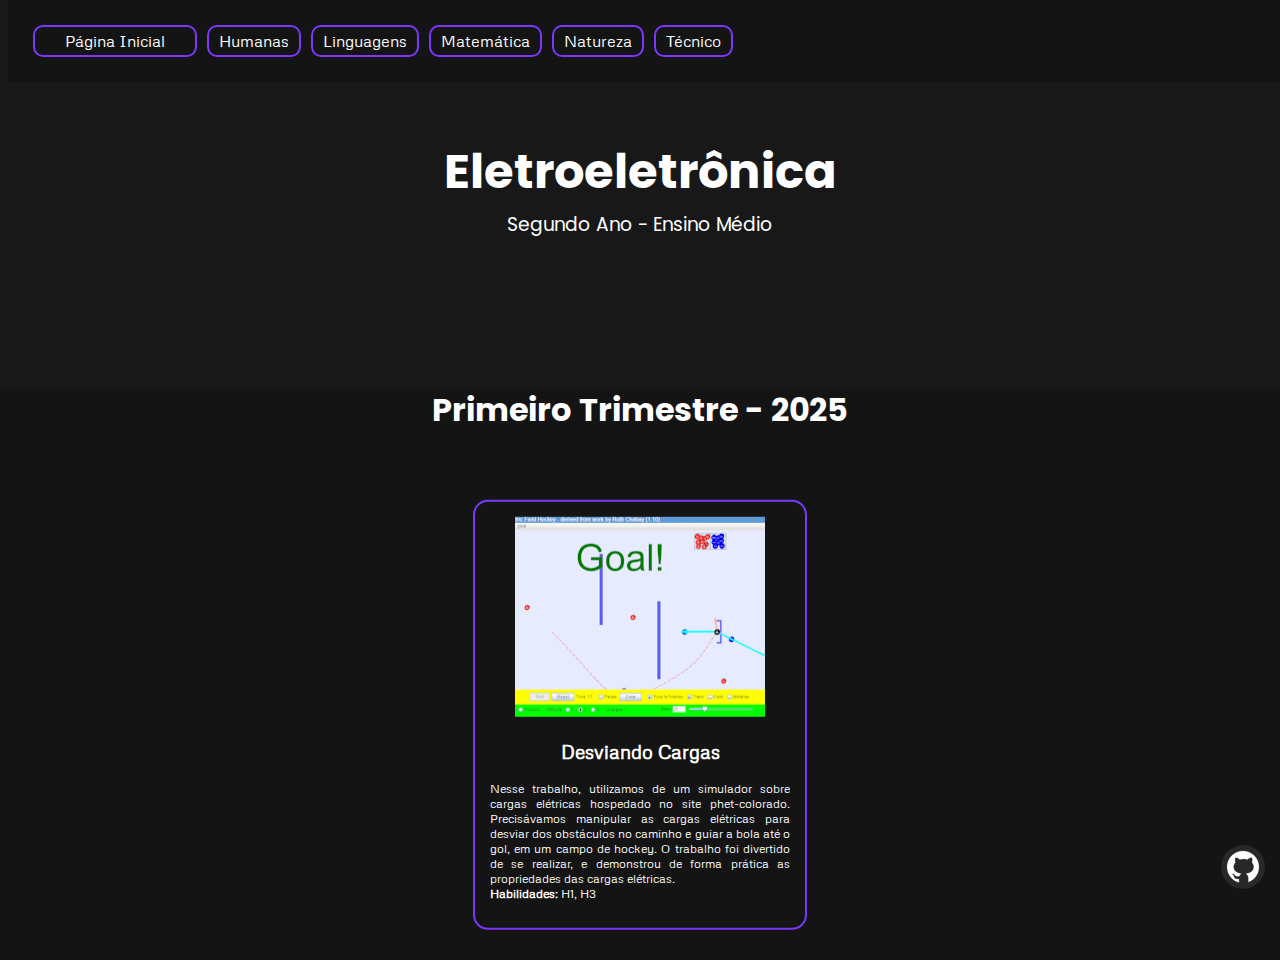
<file: eletroeletronica.html>
<!DOCTYPE html>
<html lang="pt-br">
<head>
    <meta charset="UTF-8">
    <meta name="viewport" content="width=device-width, initial-scale=1.0">
    <title>Técnico em Desenvolvimento de Sistemas - Antonio Vedana / 2B (25)</title>
    <link rel="stylesheet" href="css/style.css">
    <link rel="preconnect" href="https://fonts.googleapis.com">
    <link rel="preconnect" href="https://fonts.gstatic.com" crossorigin>
    <link href="https://fonts.googleapis.com/css2?family=Metrophobic&family=Poppins:ital,wght@0,100;0,200;0,300;0,400;0,500;0,600;0,700;0,800;0,900;1,100;1,200;1,300;1,400;1,500;1,600;1,700;1,800;1,900&display=swap" rel="stylesheet">
</head>
<body>
    <div class="botoes_sup">
        <a href="index.html" class="botoes_sup_text_ini">Página Inicial</a>
        <a href="humanas.html" class="botoes_sup_text">Humanas</a>
        <a href="linguagens.html" class="botoes_sup_text">Linguagens</a>
        <a href="matematica.html" class="botoes_sup_text">Matemática</a>
        <a href="natureza.html" class="botoes_sup_text">Natureza</a>
        <div class="dropdown">
            <button class="dropdown_button">Técnico</button>
                <div class="dropdown_cont">
                    <a href="fundamentosti.html">Fundamentos de T.I.</a>
                    <a href="logicacomp.html">Lógica Computacional</a>
                    <a href="eletroeletronica.html">Eletroeletrônica</a>
                </div>
        </div>
    </div>
    <div id="bannerinicial">
        <h1 class="textobannerinicial">Eletroeletrônica</h1>
        <h3 class="textobannerinicial">Segundo Ano - Ensino Médio</h3>
    </div>
    <a href="https://github.com/sessentaeseis" class="botao_flutuante" target="_blank"><img src="imagens/github.png" alt=""></a>
    <h1 class="trimestretitulo">Primeiro Trimestre - 2025</h1>
    <div class="trimestre_div">
        <div class="atividade_trimestre_div">
            <a class="atividade_trimestre_img" target="_blank" href="https://padlet.com/antonio_jardim/travessia-de-escravizados-no-atl-ntico-sul-c1rw1fl60wemw1xo"><img src="imagens/tri1_atv1_eletroeletronica.png" alt=""></a>
            <h3>Desviando Cargas</h3>
            <p class="atividade_trimestre_p">Nesse trabalho, utilizamos de um simulador sobre cargas elétricas hospedado no site phet-colorado. Precisávamos manipular as cargas elétricas para desviar dos obstáculos no caminho e guiar a bola até o gol, em um campo de hockey. O trabalho foi divertido de se realizar, e demonstrou de forma prática as propriedades das cargas elétricas.<br><b>Habilidades:</b> H1, H3</p>
        </div>
    </div>
</body>
</html>
</file>
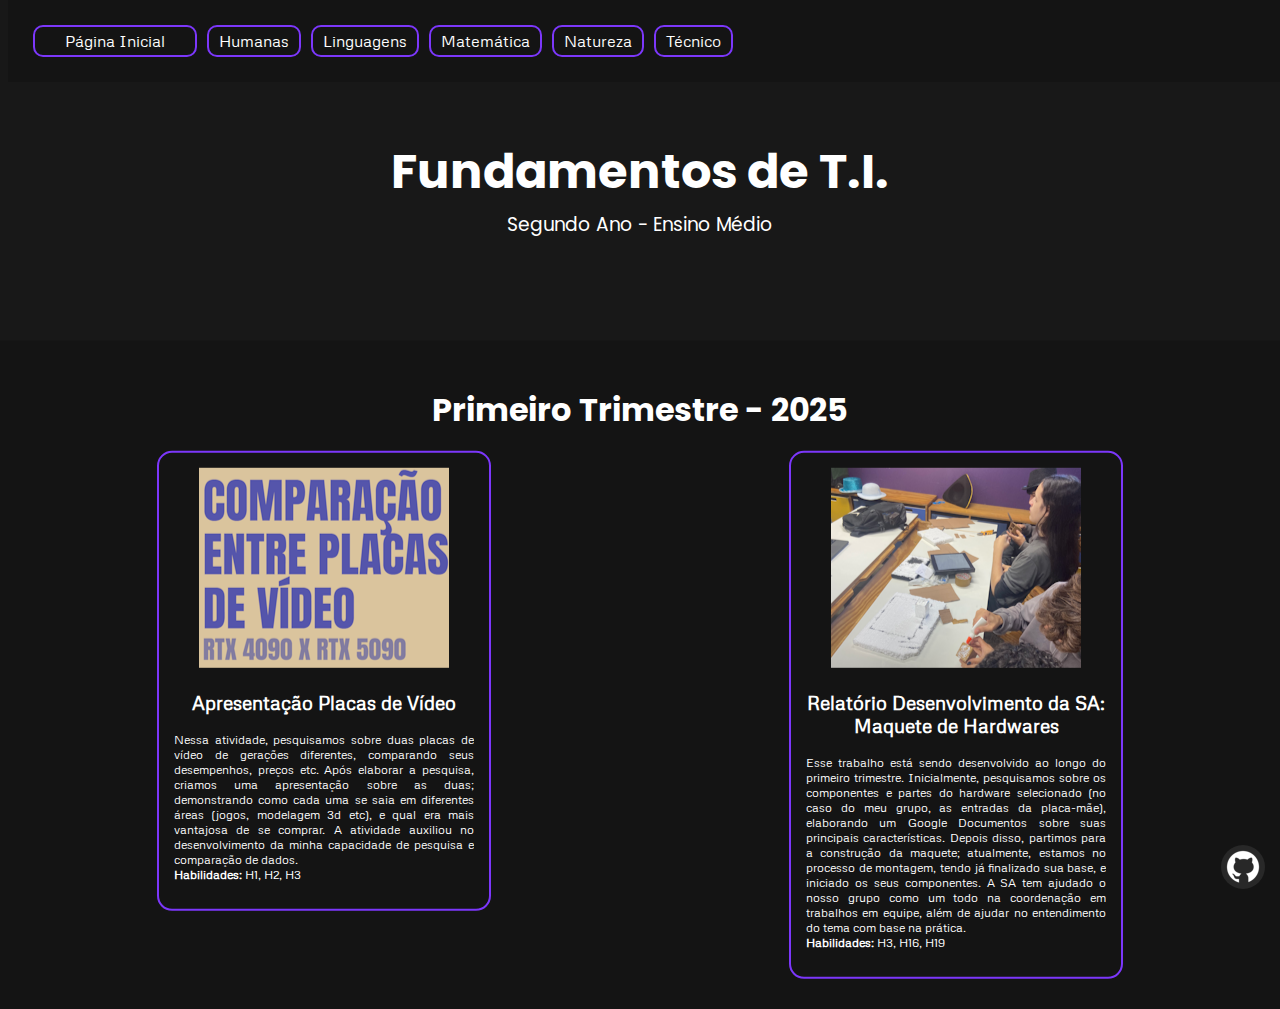
<file: fundamentosti.html>
<!DOCTYPE html>
<html lang="pt-br">
<head>
    <meta charset="UTF-8">
    <meta name="viewport" content="width=device-width, initial-scale=1.0">
    <title>Técnico em Desenvolvimento de Sistemas - Antonio Vedana / 2B (25)</title>
    <link rel="stylesheet" href="css/style.css">
    <link rel="preconnect" href="https://fonts.googleapis.com">
    <link rel="preconnect" href="https://fonts.gstatic.com" crossorigin>
    <link href="https://fonts.googleapis.com/css2?family=Metrophobic&family=Poppins:ital,wght@0,100;0,200;0,300;0,400;0,500;0,600;0,700;0,800;0,900;1,100;1,200;1,300;1,400;1,500;1,600;1,700;1,800;1,900&display=swap" rel="stylesheet">
</head>
<body>
    <div class="botoes_sup">
        <a href="index.html" class="botoes_sup_text_ini">Página Inicial</a>
        <a href="humanas.html" class="botoes_sup_text">Humanas</a>
        <a href="linguagens.html" class="botoes_sup_text">Linguagens</a>
        <a href="matematica.html" class="botoes_sup_text">Matemática</a>
        <a href="natureza.html" class="botoes_sup_text">Natureza</a>
        <div class="dropdown">
            <button class="dropdown_button">Técnico</button>
                <div class="dropdown_cont">
                    <a href="fundamentosti.html">Fundamentos de T.I.</a>
                    <a href="logicacomp.html">Lógica Computacional</a>
                    <a href="eletroeletronica.html">Eletroeletrônica</a>
                </div>
        </div>
    </div>
    <div id="bannerinicial">
        <h1 class="textobannerinicial">Fundamentos de T.I.</h1>
        <h3 class="textobannerinicial">Segundo Ano - Ensino Médio</h3>
    </div>
    <a href="https://github.com/sessentaeseis" class="botao_flutuante" target="_blank"><img src="imagens/github.png" alt=""></a>
    <h1 class="trimestretitulo">Primeiro Trimestre - 2025</h1>
    <div class="trimestre_div">
        <div class="atividade_trimestre_div">
            <a class="atividade_trimestre_img" target="_blank" href="https://www.canva.com/design/DAGg2hH1J8Q/Aa6-O1lprWVWhRJ-TcYKQA/edit?utm_content=DAGg2hH1J8Q&utm_campaign=designshare&utm_medium=link2&utm_source=sharebutton"><img src="imagens/tri1_atv1_fundamentosti.png" alt=""></a>
            <h3>Apresentação Placas de Vídeo</h3>
            <p class="atividade_trimestre_p">Nessa atividade, pesquisamos sobre duas placas de vídeo de gerações diferentes, comparando seus desempenhos, preços etc. Após elaborar a pesquisa, criamos uma apresentação sobre as duas; demonstrando como cada uma se saia em diferentes áreas (jogos, modelagem 3d etc), e qual era mais vantajosa de se comprar. A atividade auxiliou no desenvolvimento da minha capacidade de pesquisa e comparação de dados. <br><b>Habilidades:</b> H1, H2, H3</p>
        </div>
        <div class="atividade_trimestre_div">
            <a class="atividade_trimestre_img" target="_blank" href="https://docs.google.com/document/d/1Fjqeoa17LplJO3wB-IEznEvcSmO0217pg_4rQZ6XRBg/edit?tab=t.0" alt=""><img src="imagens/tri1_atv2_fundamentosti.png" alt=""></a>
            <h3>Relatório Desenvolvimento da SA: Maquete de Hardwares</h3>
            <p class="atividade_trimestre_p">Esse trabalho está sendo desenvolvido ao longo do primeiro trimestre. Inicialmente, pesquisamos sobre os componentes e partes do hardware selecionado (no caso do meu grupo, as entradas da placa-mãe), elaborando um Google Documentos sobre suas principais características. Depois disso, partimos para a construção da maquete; atualmente, estamos no processo de montagem, tendo já finalizado sua base, e iniciado os seus componentes. A SA tem ajudado o nosso grupo como um todo na coordenação em trabalhos em equipe, além de ajudar no entendimento do tema com base na prática.<br><b>Habilidades:</b> H3, H16, H19</p>
        </div>
    </div>
</body>
</html>
</file>
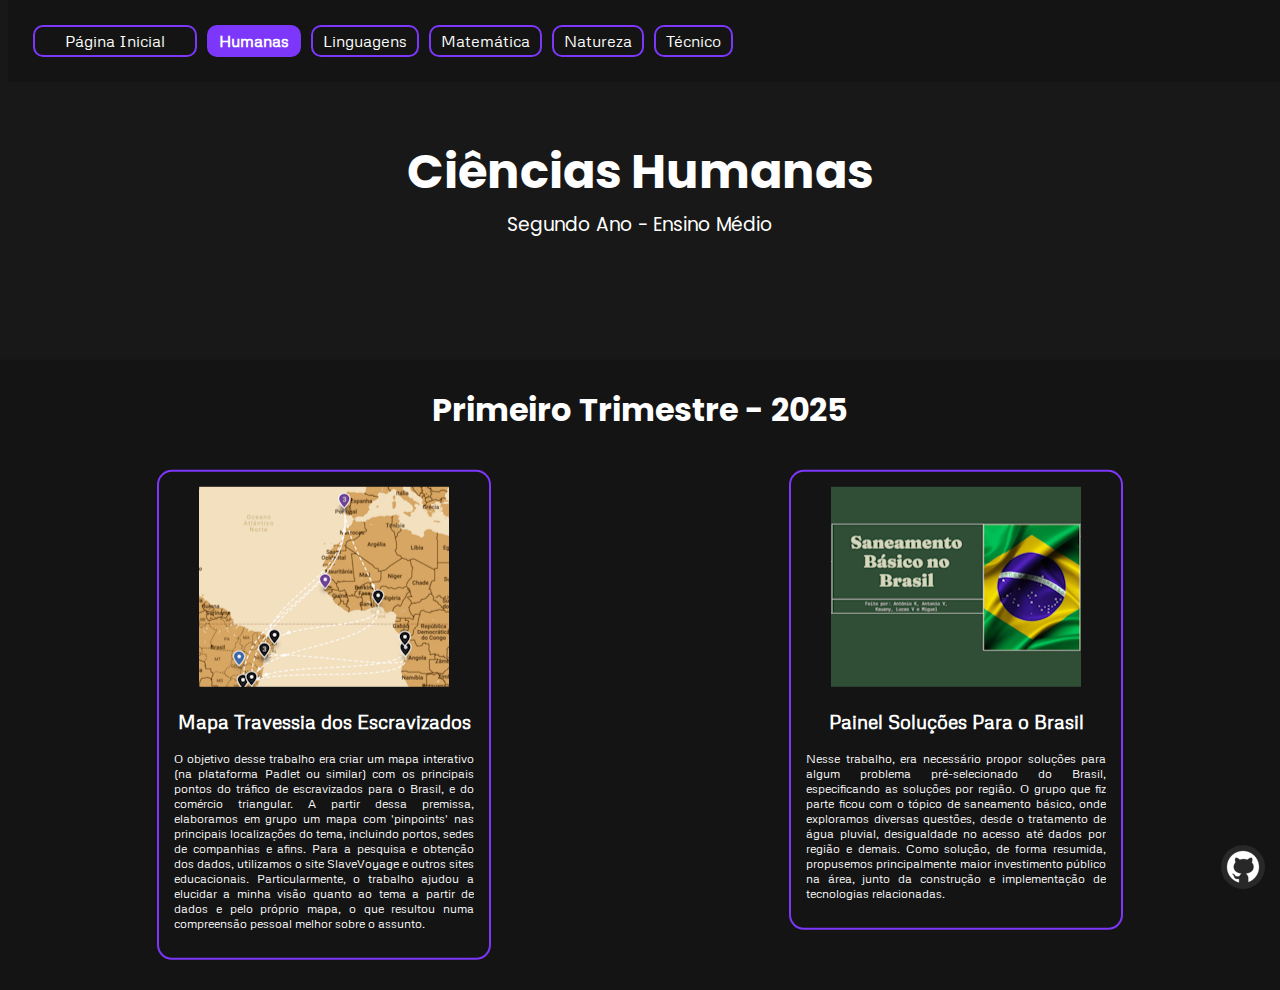
<file: humanas.html>
<!DOCTYPE html>
<html lang="pt-br">
<head>
    <meta charset="UTF-8">
    <meta name="viewport" content="width=device-width, initial-scale=1.0">
    <title>Humanas - Antonio Vedana / 2B (25)</title>
    <link rel="stylesheet" href="css/style.css">
    <link rel="preconnect" href="https://fonts.googleapis.com">
    <link rel="preconnect" href="https://fonts.gstatic.com" crossorigin>
    <link href="https://fonts.googleapis.com/css2?family=Metrophobic&family=Poppins:ital,wght@0,100;0,200;0,300;0,400;0,500;0,600;0,700;0,800;0,900;1,100;1,200;1,300;1,400;1,500;1,600;1,700;1,800;1,900&display=swap" rel="stylesheet">
</head>
<body>
    <div class="botoes_sup">
        <a href="index.html" class="botoes_sup_text_ini">Página Inicial</a>
        <a href="humanas.html" class="botoes_sup_text_selected">Humanas</a>
        <a href="linguagens.html" class="botoes_sup_text">Linguagens</a>
        <a href="matematica.html" class="botoes_sup_text">Matemática</a>
        <a href="natureza.html" class="botoes_sup_text">Natureza</a>
        <div class="dropdown">
            <button class="dropdown_button">Técnico</button>
                <div class="dropdown_cont">
                    <a href="fundamentosti.html">Fundamentos de T.I.</a>
                    <a href="logicacomp.html">Lógica Computacional</a>
                    <a href="eletroeletronica.html">Eletroeletrônica</a>
                </div>
        </div>
    </div>
    <div id="bannerinicial">
        <h1 class="textobannerinicial">Ciências Humanas</h1>
        <h3 class="textobannerinicial">Segundo Ano - Ensino Médio</h3>
    </div>
    <a href="https://github.com/aspasduplas" class="botao_flutuante" target="_blank"><img src="imagens/github.png" alt=""></a>
    <h1 class="trimestretitulo">Primeiro Trimestre - 2025</h1>
    <div class="trimestre_div">
        <div class="atividade_trimestre_div">
            <a class="atividade_trimestre_img" target="_blank" href="https://padlet.com/antonio_jardim/travessia-de-escravizados-no-atl-ntico-sul-c1rw1fl60wemw1xo"><img src="imagens/tri1_atv1_humanas.png" alt=""></a>
            <h3>Mapa Travessia dos Escravizados</h3>
            <p class="atividade_trimestre_p">O objetivo desse trabalho era criar um mapa interativo (na plataforma Padlet ou similar) com os principais pontos do tráfico de escravizados para o Brasil, e do comércio triangular. A partir dessa premissa, elaboramos em grupo um mapa com 'pinpoints' nas principais localizações do tema, incluindo portos, sedes de companhias e afins. Para a pesquisa e obtenção dos dados, utilizamos o site SlaveVoyage e outros sites educacionais. Particularmente, o trabalho ajudou a elucidar a minha visão quanto ao tema a partir de dados e pelo próprio mapa, o que resultou numa compreensão pessoal melhor sobre o assunto.</p>
        </div>
        <div class="atividade_trimestre_div">
            <a class="atividade_trimestre_img" target="_blank" href="https://www.canva.com/design/DAGgZviI3CU/wpDZrzUJg3znt3jPm_9fVg/edit?utm_content=DAGgZviI3CU&utm_campaign=designshare&utm_medium=link2&utm_source=sharebutton" alt=""><img src="imagens/tri1_atv2_humanas.png" alt=""></a>
            <h3>Painel Soluções Para o Brasil</h3>
            <p class="atividade_trimestre_p">Nesse trabalho, era necessário propor soluções para algum problema pré-selecionado do Brasil, especificando as soluções por região. O grupo que fiz parte ficou com o tópico de saneamento básico, onde exploramos diversas questões, desde o tratamento de água pluvial, desigualdade no acesso até dados por região e demais. Como solução, de forma resumida, propusemos principalmente maior investimento público na área, junto da construção e implementação de tecnologias relacionadas.</p>
        </div>
    </div>
</body>
</html>
</file>
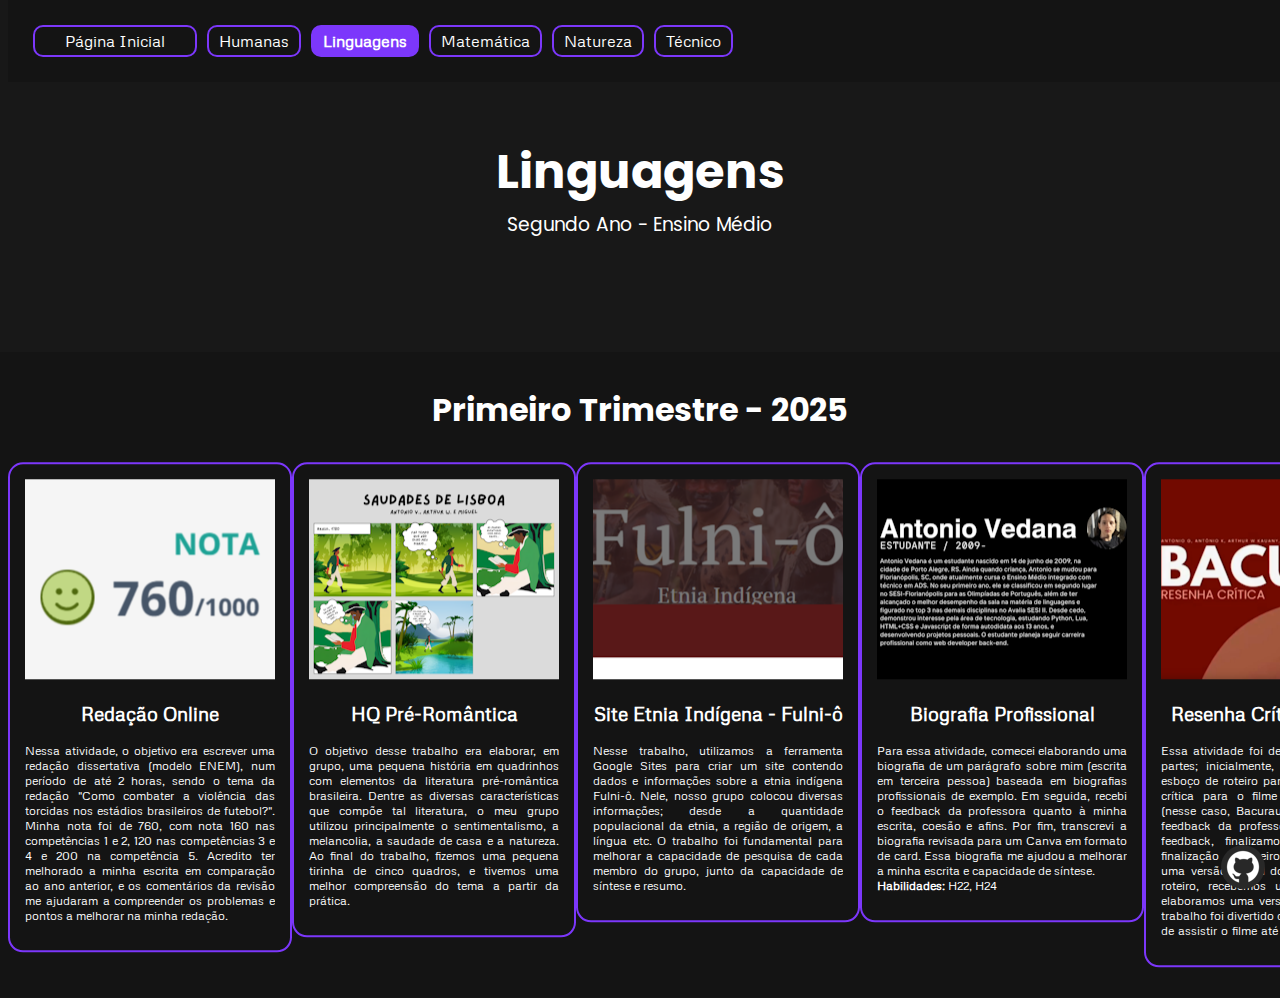
<file: linguagens.html>
<!DOCTYPE html>
<html lang="pt-br">
<head>
    <meta charset="UTF-8">
    <meta name="viewport" content="width=device-width, initial-scale=1.0">
    <title>Linguagens - Antonio Vedana / 2B (25)</title>
    <link rel="stylesheet" href="css/style.css">
    <link rel="preconnect" href="https://fonts.googleapis.com">
    <link rel="preconnect" href="https://fonts.gstatic.com" crossorigin>
    <link href="https://fonts.googleapis.com/css2?family=Metrophobic&family=Poppins:ital,wght@0,100;0,200;0,300;0,400;0,500;0,600;0,700;0,800;0,900;1,100;1,200;1,300;1,400;1,500;1,600;1,700;1,800;1,900&display=swap" rel="stylesheet">
</head>
<body>
    <div class="botoes_sup">
        <a href="index.html" class="botoes_sup_text_ini">Página Inicial</a>
        <a href="humanas.html" class="botoes_sup_text">Humanas</a>
        <a href="linguagens.html" class="botoes_sup_text_selected">Linguagens</a>
        <a href="matematica.html" class="botoes_sup_text">Matemática</a>
        <a href="natureza.html" class="botoes_sup_text">Natureza</a>
        <div class="dropdown">
            <button class="dropdown_button">Técnico</button>
                <div class="dropdown_cont">
                    <a href="fundamentosti.html">Fundamentos de T.I.</a>
                    <a href="logicacomp.html">Lógica Computacional</a>
                    <a href="eletroeletronica.html">Eletroeletrônica</a>
                </div>
        </div>
    </div>
    <div id="bannerinicial">
        <h1 class="textobannerinicial">Linguagens</h1>
        <h3 class="textobannerinicial">Segundo Ano - Ensino Médio</h3>
    </div>
    <a href="https://github.com/sessentaeseis" class="botao_flutuante" target="_blank"><img src="imagens/github.png" alt=""></a>
    <h1 class="trimestretitulo">Primeiro Trimestre - 2025</h1>
    <div class="trimestre_div">
        <div class="atividade_trimestre_div">
            <a class="atividade_trimestre_img" target="_blank" href=""><img src="imagens/tri1_atv1_linguagens.png" alt=""></a>
            <h3>Redação Online</h3>
            <p class="atividade_trimestre_p">Nessa atividade, o objetivo era escrever uma redação dissertativa (modelo ENEM), num período de até 2 horas, sendo o tema da redação  "Como combater a violência das torcidas nos estádios brasileiros de futebol?". Minha nota foi de 760, com nota 160 nas competências 1 e 2, 120 nas competências 3 e 4 e 200 na competência 5. Acredito ter melhorado a minha escrita em comparação ao ano anterior, e os comentários da revisão me ajudaram a compreender os problemas e pontos a melhorar na minha redação.</p>
        </div>
        <div class="atividade_trimestre_div">
            <a class="atividade_trimestre_img" target="_blank" href="https://www.canva.com/design/DAGfdgsKHtI/AiM94udcHI_fZuWJ6U3J7w/edit?utm_content=DAGfdgsKHtI&utm_campaign=designshare&utm_medium=link2&utm_source=sharebutton" alt=""><img src="imagens/tri1_atv2_linguagens.png" alt=""></a>
            <h3>HQ Pré-Romântica</h3>
            <p class="atividade_trimestre_p">O objetivo desse trabalho era elaborar, em grupo, uma pequena história em quadrinhos com elementos da literatura pré-romântica brasileira. Dentre as diversas características que compõe tal literatura, o meu grupo utilizou principalmente o sentimentalismo, a melancolia, a saudade de casa e a natureza. Ao final do trabalho, fizemos uma pequena tirinha de cinco quadros, e tivemos uma melhor compreensão do tema a partir da prática.</p>
        </div>
        <div class="atividade_trimestre_div">
            <a class="atividade_trimestre_img" target="_blank" href="https://sites.google.com/estudante.sesisenai.org.br/fulni-etnia-indgena" alt=""><img src="imagens/tri1_atv3_linguagens.png" alt=""></a>
            <h3>Site Etnia Indígena - Fulni-ô</h3>
            <p class="atividade_trimestre_p">Nesse trabalho, utilizamos a ferramenta Google Sites para criar um site contendo dados e informações sobre a etnia indígena Fulni-ô. Nele, nosso grupo colocou diversas informações; desde a quantidade populacional da etnia, a região de origem, a língua etc. O trabalho foi fundamental para melhorar a capacidade de pesquisa de cada membro do grupo, junto da capacidade de síntese e resumo.</p>
        </div>
        <div class="atividade_trimestre_div">
            <a class="atividade_trimestre_img" target="_blank" href="https://www.canva.com/design/DAGgT_J_A00/_pdHWJioatFRQObS2MJL_A/edit?utm_content=DAGgT_J_A00&utm_campaign=designshare&utm_medium=link2&utm_source=sharebutton" alt=""><img src="imagens/tri1_atv4_linguagens.png" alt=""></a>
            <h3>Biografia Profissional</h3>
            <p class="atividade_trimestre_p">Para essa atividade, comecei elaborando uma biografia de um parágrafo sobre mim (escrita em terceira pessoa) baseada em biografias profissionais de exemplo. Em seguida, recebi o feedback da professora quanto à minha escrita, coesão e afins. Por fim, transcrevi a biografia revisada para um Canva em formato de card. Essa biografia me ajudou a melhorar a minha escrita e capacidade de síntese.<br><b>Habilidades:</b> H22, H24</p>
        </div>
        <div class="atividade_trimestre_div">
            <a class="atividade_trimestre_img" target="_blank" href="https://www.youtube.com/watch?v=ChtD0d8TidE" alt=""><img src="imagens/tri1_atv5_linguagens.png" alt=""></a>
            <h3>Resenha Crítica - Bacurau</h3>
            <p class="atividade_trimestre_p">Essa atividade foi desenvolvida em diversas partes; inicialmente, o grupo elaborou um esboço de roteiro para um vídeo de resenha crítica para o filme escolhido e assistido (nesse caso, Bacurau). Depois, recebemos o feedback da professora e, baseados nesse feedback, finalizamos o roteiro. Após a finalização do roteiro, gravamos e editamos uma versão inicial do vídeo e, bem como o roteiro, recebemos um feedback. Por fim, elaboramos uma versão final do vídeo. Esse trabalho foi divertido de realizar, desde a parte de assistir o filme até elaborar uma resenha e por fim um vídeo completo. Foi necessário um trabalho em grupo coordenado para finalizarmos, o que melhorou a sintonia e harmonia com que trabalhamos num geral. <br><b>Habilidades:</b> H23</p>
        </div>
    </div>
</body>
</html>
</file>
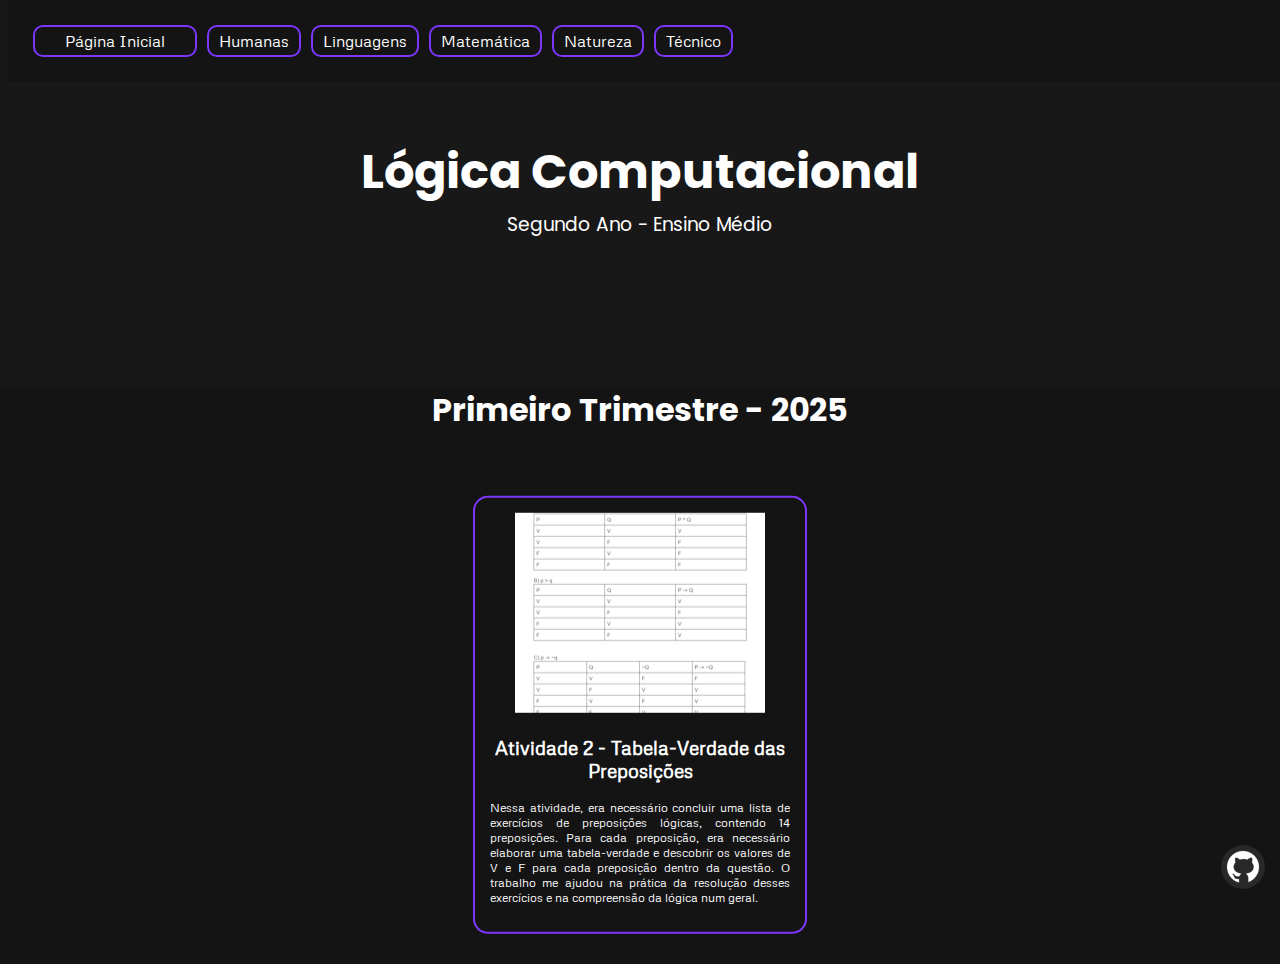
<file: logicacomp.html>
<!DOCTYPE html>
<html lang="pt-br">
<head>
    <meta charset="UTF-8">
    <meta name="viewport" content="width=device-width, initial-scale=1.0">
    <title>Técnico em Desenvolvimento de Sistemas - Antonio Vedana / 2B (25)</title>
    <link rel="stylesheet" href="css/style.css">
    <link rel="preconnect" href="https://fonts.googleapis.com">
    <link rel="preconnect" href="https://fonts.gstatic.com" crossorigin>
    <link href="https://fonts.googleapis.com/css2?family=Metrophobic&family=Poppins:ital,wght@0,100;0,200;0,300;0,400;0,500;0,600;0,700;0,800;0,900;1,100;1,200;1,300;1,400;1,500;1,600;1,700;1,800;1,900&display=swap" rel="stylesheet">
</head>
<body>
    <div class="botoes_sup">
        <a href="index.html" class="botoes_sup_text_ini">Página Inicial</a>
        <a href="humanas.html" class="botoes_sup_text">Humanas</a>
        <a href="linguagens.html" class="botoes_sup_text">Linguagens</a>
        <a href="matematica.html" class="botoes_sup_text">Matemática</a>
        <a href="natureza.html" class="botoes_sup_text">Natureza</a>
        <div class="dropdown">
            <button class="dropdown_button">Técnico</button>
                <div class="dropdown_cont">
                    <a href="fundamentosti.html">Fundamentos de T.I.</a>
                    <a href="logicacomp.html">Lógica Computacional</a>
                    <a href="eletroeletronica.html">Eletroeletrônica</a>
                </div>
        </div>
    </div>
    <div id="bannerinicial">
        <h1 class="textobannerinicial">Lógica Computacional</h1>
        <h3 class="textobannerinicial">Segundo Ano - Ensino Médio</h3>
    </div>
    <a href="https://github.com/aspasduplas" class="botao_flutuante" target="_blank"><img src="imagens/github.png" alt=""></a>
    <h1 class="trimestretitulo">Primeiro Trimestre - 2025</h1>
    <div class="trimestre_div">
        <div class="atividade_trimestre_div">
            <a class="atividade_trimestre_img" target="_blank" href="https://docs.google.com/document/d/1XQ9cpnAlkb0WNaK9PGCcwQTdJTtY27k2mEmS_Ubageo/edit?tab=t.0"><img src="imagens/tri1_atv1_logicacomp.png" alt=""></a>
            <h3>Atividade 2 - Tabela-Verdade das Preposições</h3>
            <p class="atividade_trimestre_p">Nessa atividade, era necessário concluir uma lista de exercícios de preposições lógicas, contendo 14 preposições. Para cada preposição, era necessário elaborar uma tabela-verdade e descobrir os valores de V e F para cada preposição dentro da questão. O trabalho me ajudou na prática da resolução desses exercícios e na compreensão da lógica num geral.</p>
        </div>
    </div>
</body>
</html>
</file>
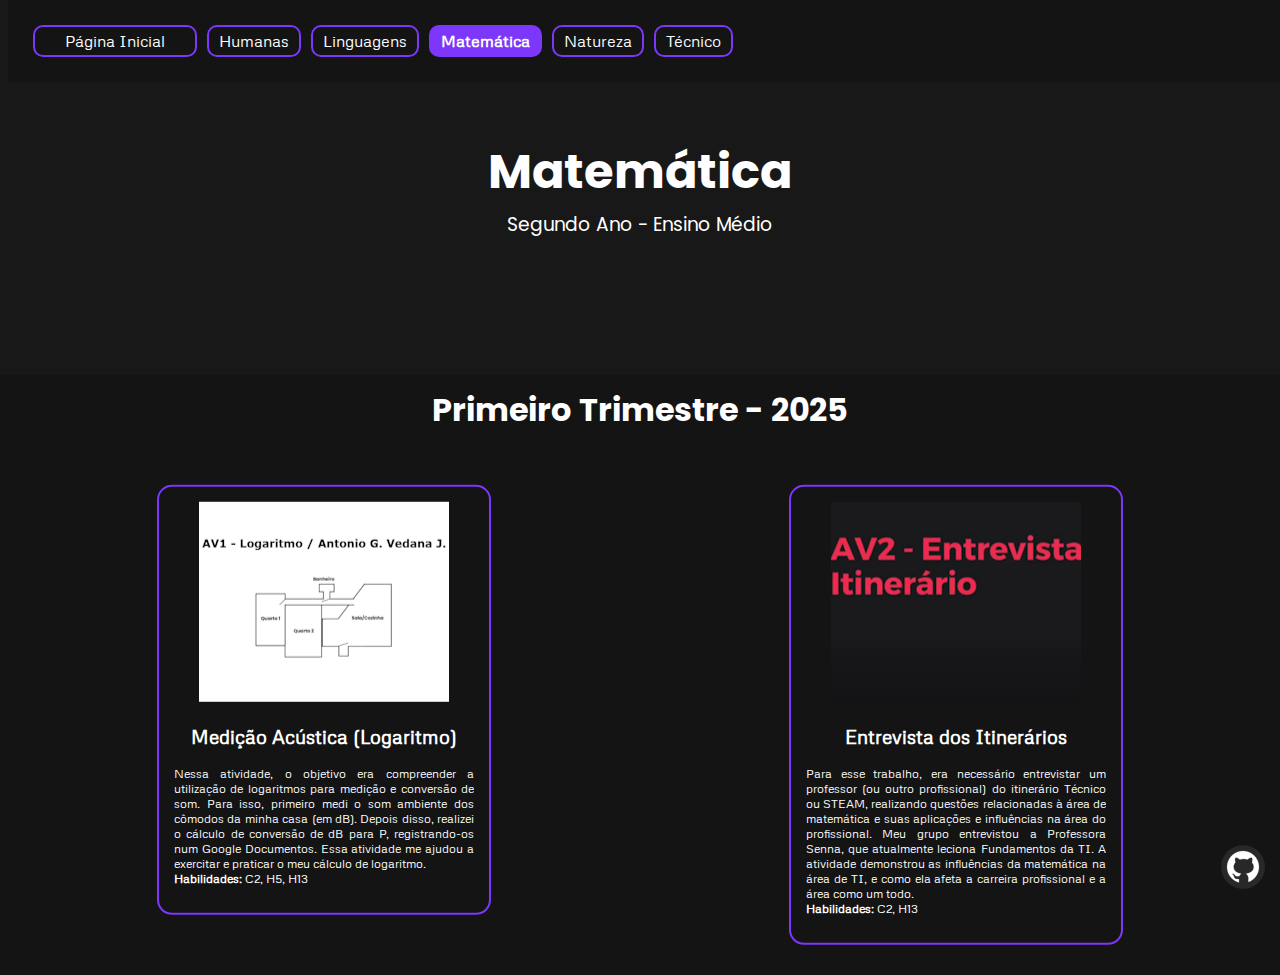
<file: matematica.html>
<!DOCTYPE html>
<html lang="pt-br">
<head>
    <meta charset="UTF-8">
    <meta name="viewport" content="width=device-width, initial-scale=1.0">
    <title>Matemática - Antonio Vedana / 2B (25)</title>
    <link rel="stylesheet" href="css/style.css">
    <link rel="preconnect" href="https://fonts.googleapis.com">
    <link rel="preconnect" href="https://fonts.gstatic.com" crossorigin>
    <link href="https://fonts.googleapis.com/css2?family=Metrophobic&family=Poppins:ital,wght@0,100;0,200;0,300;0,400;0,500;0,600;0,700;0,800;0,900;1,100;1,200;1,300;1,400;1,500;1,600;1,700;1,800;1,900&display=swap" rel="stylesheet">
</head>
<body>
    <div class="botoes_sup">
        <a href="index.html" class="botoes_sup_text_ini">Página Inicial</a>
        <a href="humanas.html" class="botoes_sup_text">Humanas</a>
        <a href="linguagens.html" class="botoes_sup_text">Linguagens</a>
        <a href="matematica.html" class="botoes_sup_text_selected">Matemática</a>
        <a href="natureza.html" class="botoes_sup_text">Natureza</a>
        <div class="dropdown">
            <button class="dropdown_button">Técnico</button>
                <div class="dropdown_cont">
                    <a href="fundamentosti.html">Fundamentos de T.I.</a>
                    <a href="logicacomp.html">Lógica Computacional</a>
                    <a href="eletroeletronica.html">Eletroeletrônica</a>
                </div>
        </div>
    </div>
    <div id="bannerinicial">
        <h1 class="textobannerinicial">Matemática</h1>
        <h3 class="textobannerinicial">Segundo Ano - Ensino Médio</h3>
    </div>
    <a href="https://github.com/aspasduplas" class="botao_flutuante" target="_blank"><img src="imagens/github.png" alt=""></a>
    <h1 class="trimestretitulo">Primeiro Trimestre - 2025</h1>
    <div class="trimestre_div">
        <div class="atividade_trimestre_div">
            <a class="atividade_trimestre_img" target="_blank" href="https://docs.google.com/document/d/1YM63Rm8FIuZSPD1nvBYF2xDbQmjrZ1om1fw07oNr2d8/edit?tab=t.0" alt=""><img src="imagens/tri1_atv1_matematica.png" alt=""></a>
            <h3>Medição Acústica (Logaritmo)</h3>
            <p class="atividade_trimestre_p">Nessa atividade, o objetivo era compreender a utilização de logaritmos para medição e conversão de som. Para isso, primeiro medi o som ambiente dos cômodos da minha casa (em dB). Depois disso, realizei o cálculo de conversão de dB para P, registrando-os num Google Documentos. Essa atividade me ajudou a exercitar e praticar o meu cálculo de logaritmo.<br><b>Habilidades:</b> C2, H5, H13</p>
        </div>
        <div class="atividade_trimestre_div">
            <a class="atividade_trimestre_img" target="_blank" href="https://www.youtube.com/watch?v=1W8QCwjOrVA&ab_channel=agvj" alt=""><img src="imagens/tri1_atv2_matematica.png" alt=""></a>
            <h3>Entrevista dos Itinerários</h3>
            <p class="atividade_trimestre_p">Para esse trabalho, era necessário entrevistar um professor (ou outro profissional) do itinerário Técnico ou STEAM, realizando questões relacionadas à área de matemática e suas aplicações e influências na área do profissional. Meu grupo entrevistou a Professora Senna, que atualmente leciona Fundamentos da TI. A atividade demonstrou as influências da matemática na área de TI, e como ela afeta a carreira profissional e a área como um todo.<br><b>Habilidades:</b> C2, H13</p>
        </div>
    </div>
</body>
</html>
</file>
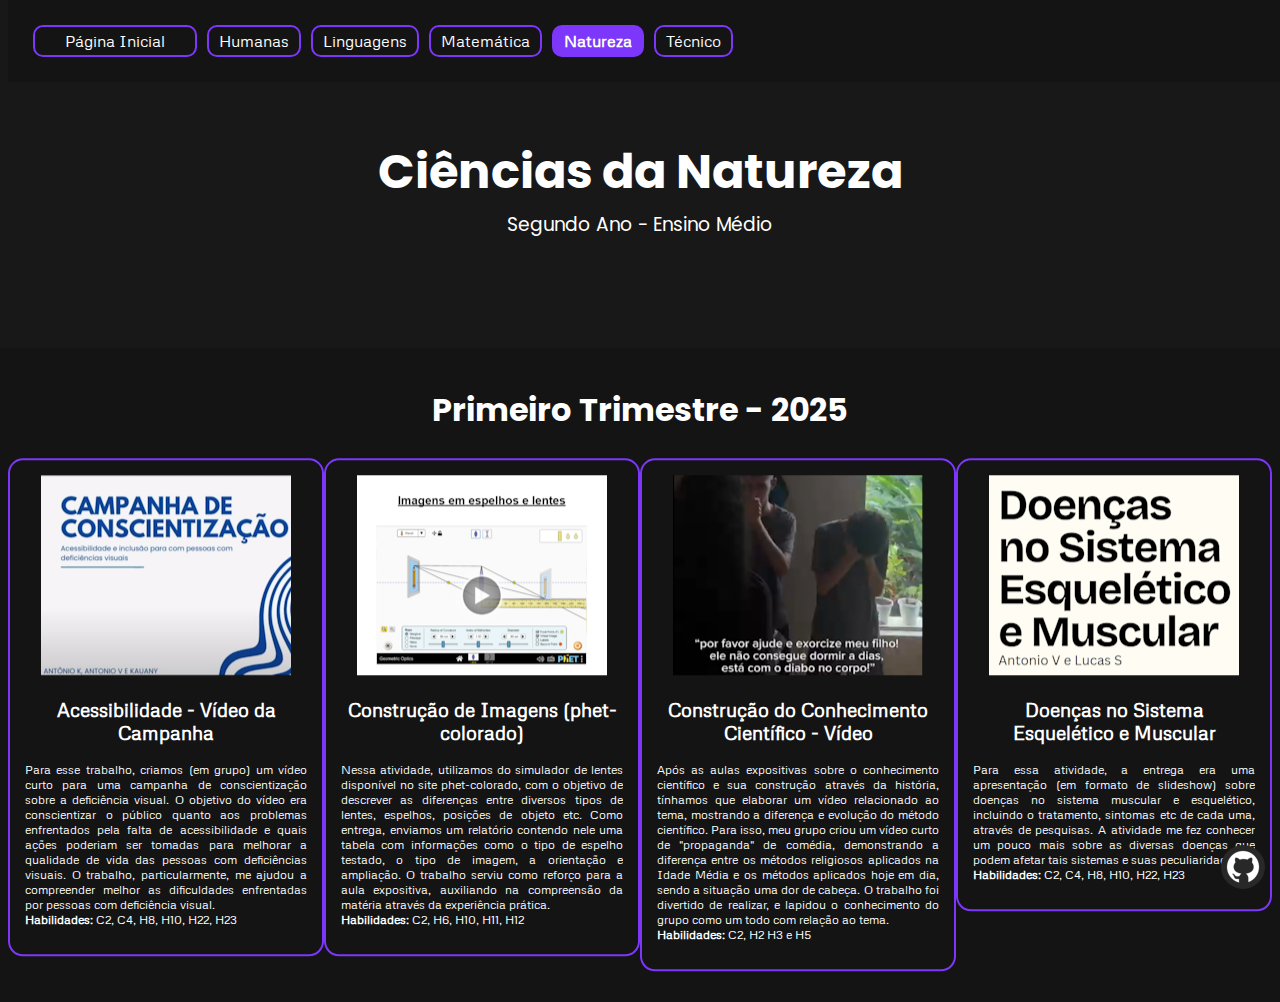
<file: natureza.html>
<!DOCTYPE html>
<html lang="pt-br">
<head>
    <meta charset="UTF-8">
    <meta name="viewport" content="width=device-width, initial-scale=1.0">
    <title>Natureza - Antonio Vedana / 2B (25)</title>
    <link rel="stylesheet" href="css/style.css">
    <link rel="preconnect" href="https://fonts.googleapis.com">
    <link rel="preconnect" href="https://fonts.gstatic.com" crossorigin>
    <link href="https://fonts.googleapis.com/css2?family=Metrophobic&family=Poppins:ital,wght@0,100;0,200;0,300;0,400;0,500;0,600;0,700;0,800;0,900;1,100;1,200;1,300;1,400;1,500;1,600;1,700;1,800;1,900&display=swap" rel="stylesheet">
</head>
<body>
    <div class="botoes_sup">
        <a href="index.html" class="botoes_sup_text_ini">Página Inicial</a>
        <a href="humanas.html" class="botoes_sup_text">Humanas</a>
        <a href="linguagens.html" class="botoes_sup_text">Linguagens</a>
        <a href="matematica.html" class="botoes_sup_text">Matemática</a>
        <a href="natureza.html" class="botoes_sup_text_selected">Natureza</a>
        <div class="dropdown">
            <button class="dropdown_button">Técnico</button>
                <div class="dropdown_cont">
                    <a href="fundamentosti.html">Fundamentos de T.I.</a>
                    <a href="logicacomp.html">Lógica Computacional</a>
                    <a href="eletroeletronica.html">Eletroeletrônica</a>
                </div>
        </div>
    </div>
    <div id="bannerinicial">
        <h1 class="textobannerinicial">Ciências da Natureza</h1>
        <h3 class="textobannerinicial">Segundo Ano - Ensino Médio</h3>
    </div>
    <a href="https://github.com/sessentaeseis" class="botao_flutuante" target="_blank"><img src="imagens/github.png" alt=""></a>
    <h1 class="trimestretitulo">Primeiro Trimestre - 2025</h1>
    <div class="trimestre_div">
        <div class="atividade_trimestre_div">
            <a class="atividade_trimestre_img" target="_blank" href="https://youtu.be/c7AeJXmiAI8"><img src="imagens/tri1_atv1_natureza.png" alt=""></a>
            <h3>Acessibilidade - Vídeo da Campanha</h3>
            <p class="atividade_trimestre_p">Para esse trabalho, criamos (em grupo) um vídeo curto para uma campanha de conscientização sobre a deficiência visual. O objetivo do vídeo era conscientizar o público quanto aos problemas enfrentados pela falta de acessibilidade e quais ações poderiam ser tomadas para melhorar a qualidade de vida das pessoas com deficiências visuais. O trabalho, particularmente, me ajudou a compreender melhor as dificuldades enfrentadas por pessoas com deficiência visual.<br><b>Habilidades:</b> C2, C4, H8, H10, H22, H23</p>
        </div>
        <div class="atividade_trimestre_div">
            <a class="atividade_trimestre_img" target="_blank" href="https://docs.google.com/document/d/1Nf9D4qNwphK9_coJ_rwY5LS0jLzxhlb30X_DiN9GaQk/edit?tab=t.0" alt=""><img src="imagens/tri1_atv2_natureza.png" alt=""></a>
            <h3>Construção de Imagens (phet-colorado)</h3>
            <p class="atividade_trimestre_p">Nessa atividade, utilizamos do simulador de lentes disponível no site phet-colorado, com o objetivo de descrever as diferenças entre diversos tipos de lentes, espelhos, posições de objeto etc. Como entrega, enviamos um relatório contendo nele uma tabela com informações como o tipo de espelho testado, o tipo de imagem, a orientação e ampliação. O trabalho serviu como reforço para a aula expositiva, auxiliando na compreensão da matéria através da experiência prática. <br><b>Habilidades:</b> C2, H6, H10, H11, H12</p>
        </div>
        <div class="atividade_trimestre_div">
            <a class="atividade_trimestre_img" target="_blank" href="https://drive.google.com/file/d/1ntC4z4tvYXVyL6BRqM1TAy1zb-zwyPj6/view?usp=drive_link"><img src="imagens/tri1_atv3_natureza.png" alt=""></a>
            <h3>Construção do Conhecimento Científico - Vídeo</h3>
            <p class="atividade_trimestre_p">Após as aulas expositivas sobre o conhecimento científico e sua construção através da história, tínhamos que elaborar um vídeo relacionado ao tema, mostrando a diferença e evolução do método científico. Para isso, meu grupo criou um vídeo curto de "propaganda" de comédia, demonstrando a diferença entre os métodos religiosos aplicados na Idade Média e os métodos aplicados hoje em dia, sendo a situação uma dor de cabeça. O trabalho foi divertido de realizar, e lapidou o conhecimento do grupo como um todo com relação ao tema.<br><b>Habilidades:</b> C2, H2 H3 e H5</p>
        </div>
        <div class="atividade_trimestre_div">
            <a class="atividade_trimestre_img" target="_blank" href="https://www.canva.com/design/DAGhnsdWWG4/b_xdb34BGSVj0X__1IzNLw/edit?utm_content=DAGhnsdWWG4&utm_campaign=designshare&utm_medium=link2&utm_source=sharebutton" alt=""><img src="imagens/tri1_atv4_natureza.png" alt=""></a>
            <h3>Doenças no Sistema Esquelético e Muscular</h3>
            <p class="atividade_trimestre_p">Para essa atividade, a entrega era uma apresentação (em formato de slideshow) sobre doenças no sistema muscular e esquelético, incluindo o tratamento, sintomas etc de cada uma, através de pesquisas. A atividade me fez conhecer um pouco mais sobre as diversas doenças que podem afetar tais sistemas e suas peculiaridades.<br><b>Habilidades:</b> C2, C4, H8, H10, H22, H23</p>
        </div>
    </div>
</body>
</html>
</file>
<file: css/style.css>
.textobannerinicial {
    font-family: 'Poppins';
    text-align: center;
    line-height: 2px;
    position: relative;
    top: 120px;
    z-index: 2;
}

#bannerinicial_img {
    max-width: 100%;
    height: auto;
    z-index: 1;
    position: absolute;
}

h1.textobannerinicial {
    line-height: 40px;
}

body {
    background-color: #181818;
    color: white;
    z-index: 1;
}


h1.textobannerinicial {
    font-weight: bolder;
    font-size: 48px;
}

h3.textobannerinicial {
    font-weight: 400;
}

#fundo {
    z-index: 1;
    position: center;
}

.botoes_sup {
    position: fixed;
    top: 0;
    z-index: 200;
    padding: 20px;
    background-color: #141414;
    width: 100%;
    display: flex;
    flex-wrap: wrap;
}

.botoes_sup_text {
    padding-inline: 10px;
    padding-top: 4px;
    margin: 5px;
    padding-bottom: 4px;
    color: white;
    text-decoration: none;
    background: transparent;
    border-radius: 10px;
    border: solid 2px #7c37fb;
    font-family: 'Metrophobic';
    transition: 0.3s;
}

.botoes_sup_text_selected {
    padding-inline: 10px;
    padding-top: 4px;
    margin: 5px;
    padding-bottom: 4px;
    color: white;
    text-decoration: none;
    font-weight: bold;
    background: #7c37fb;
    border-radius: 10px;
    border: solid 2px #7c37fb;
    font-family: 'Metrophobic';
    transition: 0.3s;
}

.botoes_sup_text:hover {
    background-color: #7c37fb;
}

.botoes_sup_text_ini {
    padding-inline: 30px;
    padding-top: 4px;
    margin: 5px;
    padding-bottom: 4px;
    color: white;
    text-decoration: none;
    background: transparent;
    border-radius: 10px;
    border: solid 2px #7c37fb;
    font-family: 'Metrophobic';
    transition: 0.3s;
}

.botoes_sup_text_ini_selected {
    padding-inline: 30px;
    padding-top: 4px;
    margin: 5px;
    padding-bottom: 4px;
    color: white;
    text-decoration: none;
    font-weight: bold;
    background: #7c37fb;
    border-radius: 10px;
    border: solid 2px #7c37fb;
    font-family: 'Metrophobic';
    transition: 0.3s;
}

.botoes_sup_text_ini:hover {
    background-color: #7c37fb;
}

.botoes_inicial {
    padding-inline: 10px;
    padding-top: 4px;
    margin: 5px;
    padding-bottom: 4px;
    color: white;
    text-decoration: none;
    background: transparent;
    border-radius: 10px;
    border: solid 2px #7c37fb;
    font-family: 'Metrophobic';
    transition: 0.3s;
    font-size: 16px;
}

#embaixoinicial_div {
    transform: translate(-50%, -50%);
    position: absolute;
    top: 520px;
    left: 50%;
    width: 390px;
    justify-content: center;
    align-items: center;
}

.botoes_inicial:hover {
    background-color: #7c37fb;

}

#fotosh2 {
    transform: translate(-50%, -50%);
    top: 650px;
    left: 50%;
    position: absolute;
}

.botao_flutuante {
    position: fixed;
    bottom: 11px;
    right: 15px;
    height: 40px;
    width: 40px;
    display: inline-block;
    background-color: #282828;
    border-radius: 50%;
    padding: 2px;
    z-index: 31;
    transition: 0.2s;
}

.botao_flutuante:hover {
    border: solid 4px #7c37fb;

}

body {
    font-family: 'Poppins';
}

div.sobremim {
    position: relative;
    top: 300px;
    height: 1200px;
    background-color: #141414;
    padding: 20px;
    z-index: 5;
}

h2.sobremim_bio {
    position: absolute;
    font-size: 30px;
    text-align: left;
    width: 500px;
    margin-left: 223px;
    top: 1%;
}

p.sobremim_bio {
    position: absolute;
    font-size:16px;
    font-family: 'Metrophobic';
    width: 500px;
    margin-left: 225px;
}

.sobremim_bio {
    transform: translate(-50%, -50%);
    position: absolute;
    top: 20%;
    left: 50%;
}

img.sobremim_bio {
    max-height: 450px;
    min-height: 150px;
    border-radius: 35px;
    position: absolute;
    margin-left: -225px;
    display: block;
    transition: 0.3s;
}


.normal_inicial {
    position: relative;
    height: 500px;
    width: 100vh;
    top: 800px;
}


.trimestre_div {
    transform: translate(-50%, -50%);
    position: relative;
    top: 550px;
    left: 50%;    
    padding: 30px;
    height: fit-content;
    text-align: center;
    display: flex;
    width: 100%;
    justify-content: space-around;
    flex-direction: row;
    background-color: #141414;
}

.atividade_trimestre_div {
    background: #141414;
    border-radius: 15px;
    border: solid 2px #7c37fb;
    padding: 15px;
    font-family: 'Metrophobic';
    width: 300px;
    min-height: 200px;
    height: fit-content;
    margin-top: 80px;
}

.atividade_trimestre_p {
    font-size: 12px;
    text-align: justify;
    max-height: 195px;
    overflow: scroll;
}

.atividade_trimestre_img img {
    transition: 0.3s;
}

.atividade_trimestre_img img:hover {
    box-shadow: 0px 0px 3px 3px #7c37fb;
}

.atividade_trimestre_p::-webkit-scrollbar {
    display: none;
}
.atividade_trimestre_p {
    -ms-overflow-style: none;
    scrollbar-width: none;
}

.trimestretitulo {
    transform: translate(-50%, 0%);
    position: absolute;
    left: 50%;
    top: 365px;
    z-index: 2;
}

.dropdown_button {
    padding-inline: 10px;
    padding-top: 4px;
    margin: 5px;
    padding-bottom: 4px;
    color: white;
    text-decoration: none;
    background: transparent;
    border-radius: 10px;
    border: solid 2px #7c37fb;
    font-family: 'Metrophobic';
    transition: 0.3s;
    font-size: 16px;
    position: relative;
    display: inline;
    z-index: 25;
}

.dropdown_button:hover {
    background-color: #7c37fb;
    font-weight: bold;
    z-index: 25;
}

.dropdown_cont {
    display: none;
    background-color: #282828;
    border: solid 2px #7c37fb;
    border-radius: 15px;
    max-width: 200px;
    position: absolute;
    box-shadow: 0px 8px 16px 0px rgba(0,0,0,0.2);
    font-family: 'Metrophobic';
    z-index: 25;
}

.dropdown_cont a {
    display: block;
    text-align: left;
    color: #141414;
    padding: 12px 16px;
    text-decoration: none;
    z-index: 1;
    color: white;
    transition: 0.2s;
    z-index: 25;
}

.dropdown_cont a:hover {
    background-color: #141414;
    border-radius: 15px;
    z-index: 25;
}
.dropdown:hover .dropdown_cont {
    display: block;
    z-index: 25;
}

.imagens_div {
    transform: translate(-50%, 0%);
    position: absolute;
    left: 50%;
    top: 720px;
    z-index: 10;
    display: flex;
    justify-content: space-between;
}

.imagens_div img {
    border-radius: 10px;
    border: solid 2px #7c37fb;
    margin-left: 15px;
}
</file>
